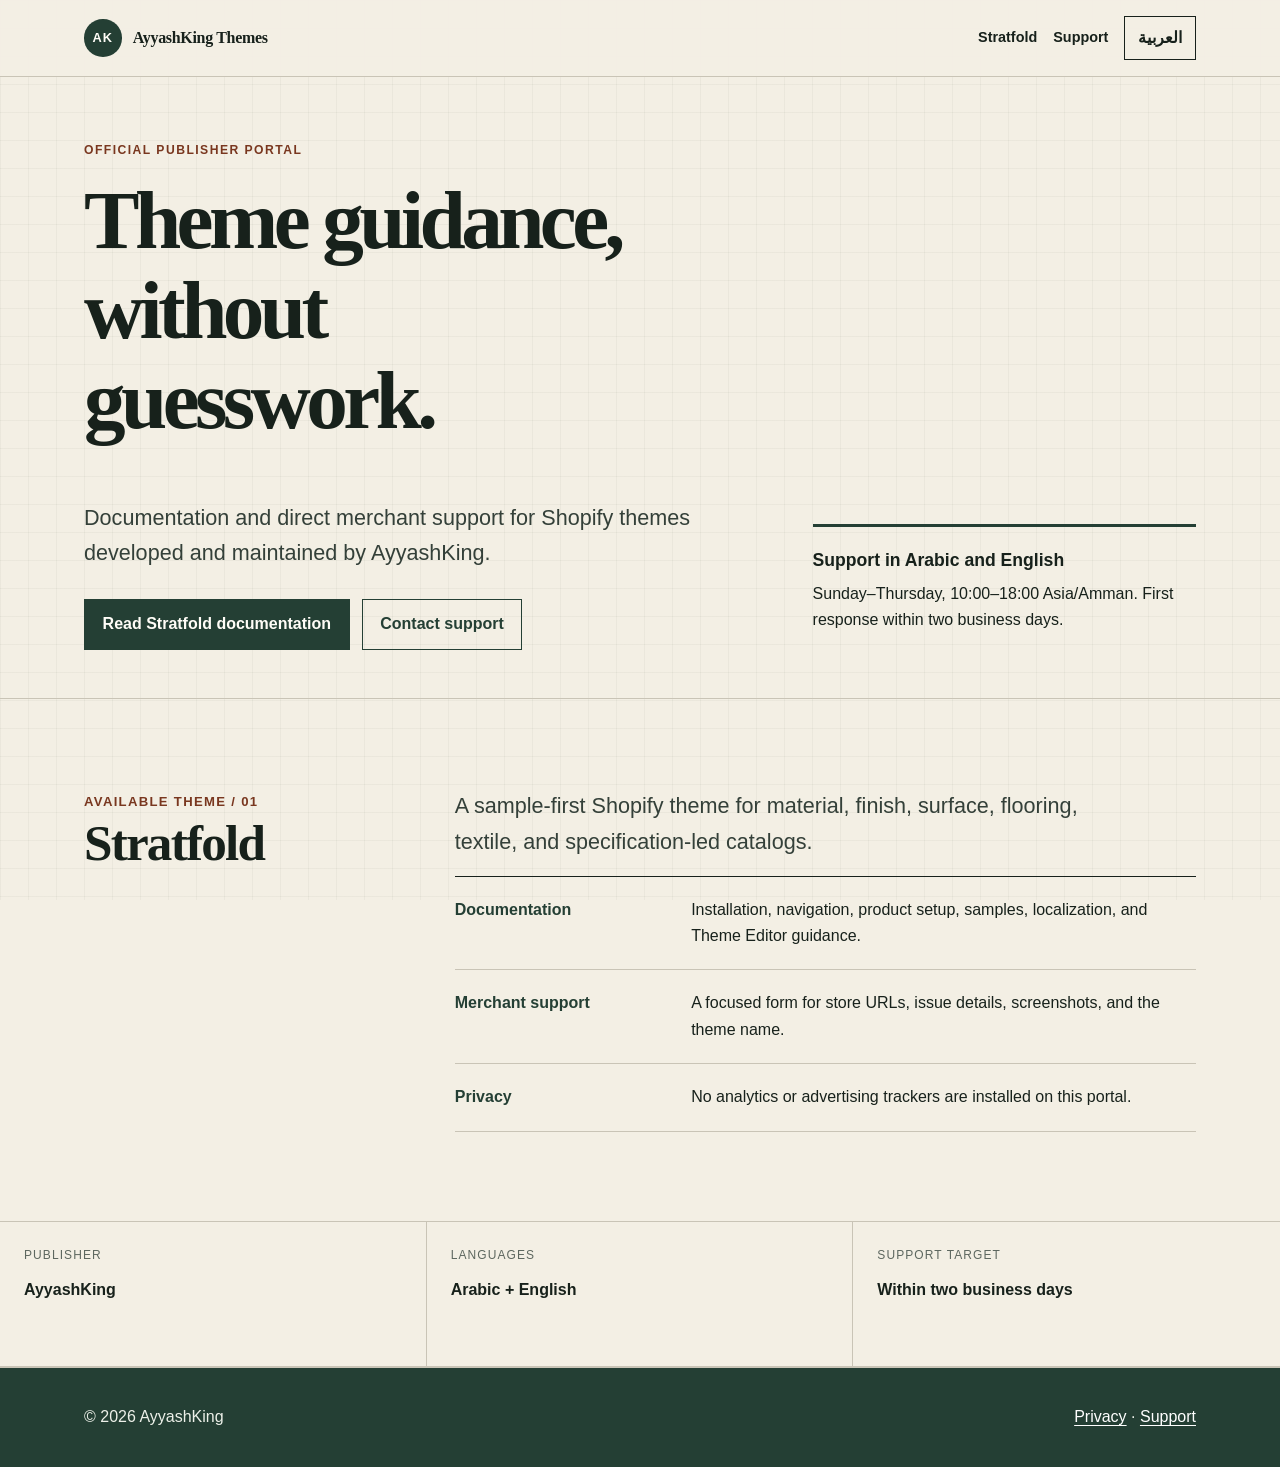
<file: index.html>
<!doctype html>
<html lang="en" dir="ltr" data-title-en="AyyashKing Themes — Documentation and Support" data-title-ar="قوالب AyyashKing — التوثيق والدعم" data-description-en="Official documentation and merchant support for Shopify themes by AyyashKing." data-description-ar="التوثيق الرسمي ودعم التجار لقوالب Shopify من AyyashKing.">
<head>
  <meta charset="utf-8">
  <meta name="viewport" content="width=device-width,initial-scale=1">
  <meta name="description" content="Official documentation and merchant support for Shopify themes by AyyashKing.">
  <title>AyyashKing Themes — Documentation and Support</title>
  <link rel="stylesheet" href="assets/styles.css">
  <script src="assets/app.js" defer></script>
</head>
<body>
  <a class="skip-link" href="#main-content" data-i18n="skip-link">Skip to content</a>
  <header class="site-header">
    <div class="header-inner">
      <a class="brand" href="./"><span class="brand-mark">AK</span><span>AyyashKing Themes</span></a>
      <nav class="site-nav" aria-label="Primary navigation" data-i18n-aria="primary-nav">
        <a href="themes/stratfold/">Stratfold</a>
        <a href="support/" data-i18n="nav-support">Support</a>
        <button class="lang-toggle" type="button" data-language-toggle aria-label="التبديل إلى العربية" aria-pressed="false">العربية</button>
      </nav>
    </div>
  </header>

  <noscript><nav class="no-script-language" aria-label="Language links"><a href="#main-content">English</a><a href="#ar-home">العربية</a></nav><style>[data-lang-panel][hidden]{display:block!important}</style></noscript>
  <main id="main-content" tabindex="-1">
    <div data-lang-panel="en">
      <section class="hero">
        <div>
          <p class="eyebrow">Official publisher portal</p>
          <h1>Theme guidance, without guesswork.</h1>
          <p class="lede">Documentation and direct merchant support for Shopify themes developed and maintained by AyyashKing.</p>
          <div class="actions">
            <a class="button" href="themes/stratfold/">Read Stratfold documentation</a>
            <a class="button secondary" href="support/">Contact support</a>
          </div>
        </div>
        <aside class="hero-note" aria-label="Support commitment">
          <strong>Support in Arabic and English</strong>
          <p>Sunday–Thursday, 10:00–18:00 Asia/Amman. First response within two business days.</p>
        </aside>
      </section>

      <section class="rule-section">
        <div class="section-inner split">
          <div><span class="section-index">Available theme / 01</span><h2>Stratfold</h2></div>
          <div>
            <p class="lede">A sample-first Shopify theme for material, finish, surface, flooring, textile, and specification-led catalogs.</p>
            <ul class="ledger-list">
              <li><strong>Documentation</strong><span>Installation, navigation, product setup, samples, localization, and Theme Editor guidance.</span></li>
              <li><strong>Merchant support</strong><span>A focused form for store URLs, issue details, screenshots, and the theme name.</span></li>
              <li><strong>Privacy</strong><span>No analytics or advertising trackers are installed on this portal.</span></li>
            </ul>
          </div>
        </div>
      </section>

      <section class="meta-strip" aria-label="Publisher facts">
        <div><span class="meta-label">Publisher</span><strong>AyyashKing</strong></div>
        <div><span class="meta-label">Languages</span><strong>Arabic + English</strong></div>
        <div><span class="meta-label">Support target</span><strong>Within two business days</strong></div>
      </section>
    </div>

    <div id="ar-home" data-lang-panel="ar" lang="ar" dir="rtl" hidden>
      <section class="hero">
        <div>
          <p class="eyebrow">بوابة الناشر الرسمية</p>
          <h1>توثيق واضح ودعم مباشر.</h1>
          <p class="lede">التوثيق الرسمي ودعم التجار لقوالب Shopify التي يطوّرها ويديرها AyyashKing.</p>
          <div class="actions">
            <a class="button" href="themes/stratfold/">اقرأ توثيق Stratfold</a>
            <a class="button secondary" href="support/">تواصل مع الدعم</a>
          </div>
        </div>
        <aside class="hero-note" aria-label="التزام الدعم">
          <strong>الدعم بالعربية والإنجليزية</strong>
          <p>من الأحد إلى الخميس، 10:00–18:00 بتوقيت عمّان. نلتزم برد أول خلال يومي عمل.</p>
        </aside>
      </section>

      <section class="rule-section">
        <div class="section-inner split">
          <div><span class="section-index">القالب المتوفر / 01</span><h2>Stratfold</h2></div>
          <div>
            <p class="lede">قالب Shopify يقدّم رحلة تبدأ بالعينات، ومصمم لكتالوجات المواد والتشطيبات والأسطح والأرضيات والمنسوجات والمواصفات الفنية.</p>
            <ul class="ledger-list">
              <li><strong>التوثيق</strong><span>التثبيت والتنقل وإعداد المنتجات والعينات واللغات ومحرر القالب.</span></li>
              <li><strong>دعم التجار</strong><span>نموذج واضح لإرسال رابط المتجر ووصف المشكلة والصور واسم القالب.</span></li>
              <li><strong>الخصوصية</strong><span>لا تحتوي البوابة على أدوات تحليلات أو تتبع إعلاني.</span></li>
            </ul>
          </div>
        </div>
      </section>

      <section class="meta-strip" aria-label="بيانات الناشر">
        <div><span class="meta-label">الناشر</span><strong>AyyashKing</strong></div>
        <div><span class="meta-label">اللغات</span><strong>العربية والإنجليزية</strong></div>
        <div><span class="meta-label">هدف الدعم</span><strong>خلال يومي عمل</strong></div>
      </section>
    </div>
  </main>

  <footer class="site-footer"><div class="footer-inner"><p>© 2026 AyyashKing</p><p><a href="privacy/" data-i18n="nav-privacy">Privacy</a> · <a href="support/" data-i18n="nav-support">Support</a></p></div></footer>
</body>
</html>
</file>
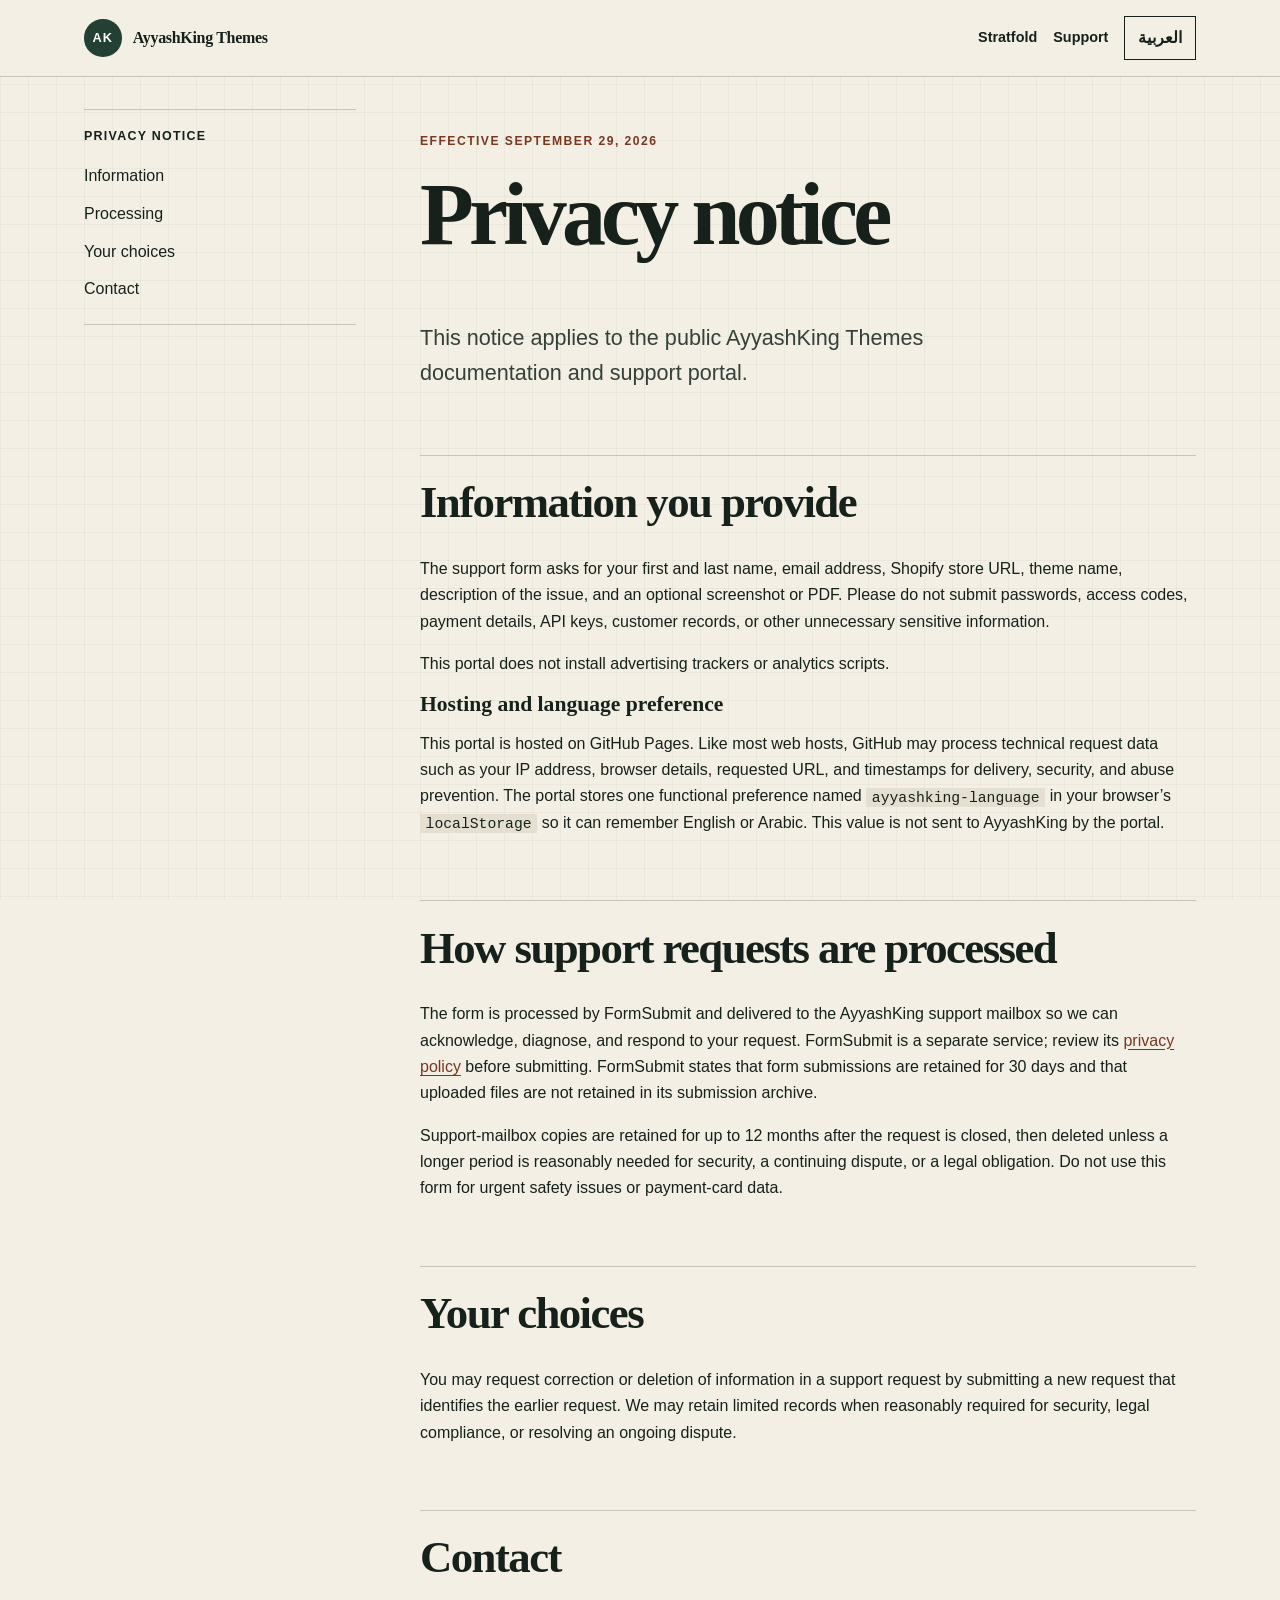
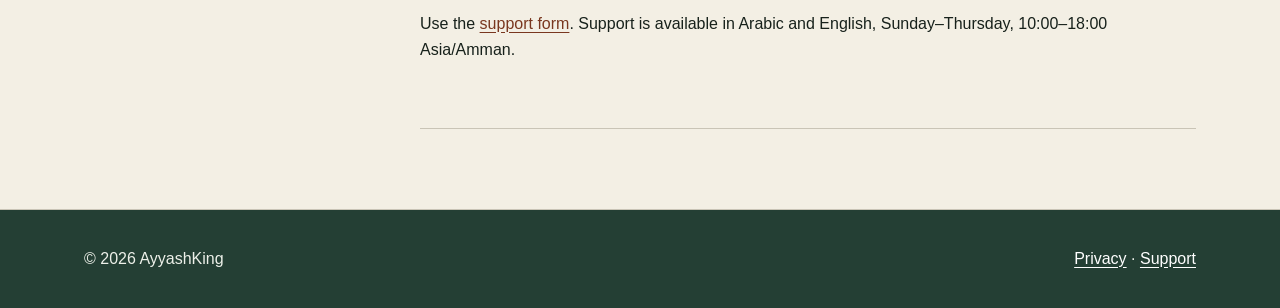
<file: privacy/index.html>
<!doctype html>
<html lang="en" dir="ltr" data-title-en="Privacy Notice — AyyashKing Themes" data-title-ar="إشعار الخصوصية — قوالب AyyashKing" data-description-en="Privacy notice for the AyyashKing Themes documentation and support portal." data-description-ar="إشعار الخصوصية لبوابة توثيق ودعم قوالب AyyashKing.">
<head>
  <meta charset="utf-8"><meta name="viewport" content="width=device-width,initial-scale=1">
  <meta name="description" content="Privacy notice for the AyyashKing Themes documentation and support portal.">
  <title>Privacy Notice — AyyashKing Themes</title>
  <link rel="stylesheet" href="../assets/styles.css"><script src="../assets/app.js" defer></script>
</head>
<body>
  <a class="skip-link" href="#main-content" data-i18n="skip-link">Skip to content</a>
  <header class="site-header"><div class="header-inner"><a class="brand" href="../"><span class="brand-mark">AK</span><span>AyyashKing Themes</span></a><nav class="site-nav" aria-label="Primary navigation" data-i18n-aria="primary-nav"><a href="../themes/stratfold/">Stratfold</a><a href="../support/" data-i18n="nav-support">Support</a><button class="lang-toggle" type="button" data-language-toggle aria-label="التبديل إلى العربية" aria-pressed="false">العربية</button></nav></div></header>
  <noscript><nav class="no-script-language" aria-label="Language links"><a href="#main-content">English</a><a href="#ar-privacy">العربية</a></nav><style>[data-lang-panel][hidden]{display:grid!important}</style></noscript>
  <main id="main-content" tabindex="-1">
    <div data-lang-panel="en" class="docs-shell"><nav class="docs-nav" aria-label="Privacy contents"><p>Privacy notice</p><a href="#information">Information</a><a href="#processing">Processing</a><a href="#choices">Your choices</a><a href="#contact">Contact</a></nav><article class="docs-content">
      <section><p class="eyebrow">Effective September 29, 2026</p><h1>Privacy notice</h1><p class="lede">This notice applies to the public AyyashKing Themes documentation and support portal.</p></section>
      <section id="information"><h2>Information you provide</h2><p>The support form asks for your first and last name, email address, Shopify store URL, theme name, description of the issue, and an optional screenshot or PDF. Please do not submit passwords, access codes, payment details, API keys, customer records, or other unnecessary sensitive information.</p><p>This portal does not install advertising trackers or analytics scripts.</p><h3>Hosting and language preference</h3><p>This portal is hosted on GitHub Pages. Like most web hosts, GitHub may process technical request data such as your IP address, browser details, requested URL, and timestamps for delivery, security, and abuse prevention. The portal stores one functional preference named <code>ayyashking-language</code> in your browser’s <code>localStorage</code> so it can remember English or Arabic. This value is not sent to AyyashKing by the portal.</p></section>
      <section id="processing"><h2>How support requests are processed</h2><p>The form is processed by FormSubmit and delivered to the AyyashKing support mailbox so we can acknowledge, diagnose, and respond to your request. FormSubmit is a separate service; review its <a href="https://formsubmit.co/privacy.pdf">privacy policy</a> before submitting. FormSubmit states that form submissions are retained for 30 days and that uploaded files are not retained in its submission archive.</p><p>Support-mailbox copies are retained for up to 12 months after the request is closed, then deleted unless a longer period is reasonably needed for security, a continuing dispute, or a legal obligation. Do not use this form for urgent safety issues or payment-card data.</p></section>
      <section id="choices"><h2>Your choices</h2><p>You may request correction or deletion of information in a support request by submitting a new request that identifies the earlier request. We may retain limited records when reasonably required for security, legal compliance, or resolving an ongoing dispute.</p></section>
      <section id="contact"><h2>Contact</h2><p>Use the <a href="../support/">support form</a>. Support is available in Arabic and English, Sunday–Thursday, 10:00–18:00 Asia/Amman.</p></section>
    </article></div>

    <div id="ar-privacy" data-lang-panel="ar" lang="ar" dir="rtl" class="docs-shell" hidden><nav class="docs-nav" aria-label="محتويات الخصوصية"><p>إشعار الخصوصية</p><a href="#ar-information">المعلومات</a><a href="#ar-processing">المعالجة</a><a href="#ar-choices">خياراتك</a><a href="#ar-contact">التواصل</a></nav><article class="docs-content">
      <section><p class="eyebrow">ساري من 29 سبتمبر 2026</p><h1>إشعار الخصوصية</h1><p class="lede">ينطبق هذا الإشعار على بوابة توثيق ودعم قوالب AyyashKing العامة.</p></section>
      <section id="ar-information"><h2>المعلومات التي ترسلها</h2><p>يطلب نموذج الدعم الاسم الأول واسم العائلة والبريد الإلكتروني ورابط متجر Shopify واسم القالب ووصف المشكلة وصورة شاشة أو ملف PDF اختياري. لا ترسل كلمات مرور أو رموز وصول أو معلومات دفع أو مفاتيح API أو سجلات عملاء أو أي معلومات حساسة غير ضرورية.</p><p>لا تثبّت هذه البوابة أدوات تتبع إعلانية أو برمجيات تحليلات.</p><h3>الاستضافة وتفضيل اللغة</h3><p>تستضاف هذه البوابة عبر GitHub Pages. ومثل معظم خدمات استضافة الويب، قد تعالج GitHub بيانات تقنية للطلب مثل عنوان IP ونوع المتصفح والرابط المطلوب والتوقيت لأغراض تقديم الخدمة والأمان ومنع الإساءة. تحفظ البوابة تفضيلًا وظيفيًا واحدًا باسم <code>ayyashking-language</code> داخل <code>localStorage</code> في متصفحك لتذكر العربية أو الإنجليزية، ولا ترسله البوابة إلى AyyashKing.</p></section>
      <section id="ar-processing"><h2>كيف تتم معالجة طلب الدعم</h2><p>يعالج FormSubmit النموذج ويرسله إلى صندوق دعم AyyashKing حتى نؤكد الاستلام ونشخّص المشكلة ونرد عليها. FormSubmit خدمة مستقلة؛ راجع <a href="https://formsubmit.co/privacy.pdf">سياسة الخصوصية الخاصة بها</a> قبل الإرسال. يذكر FormSubmit أنه يحتفظ بطلبات النماذج لمدة 30 يومًا، وأن الملفات المرفوعة لا تبقى في أرشيف الطلبات لديه.</p><p>نحتفظ بنسخة صندوق الدعم مدة تصل إلى 12 شهرًا بعد إغلاق الطلب، ثم نحذفها ما لم نحتج مدة أطول بشكل معقول للأمان أو لنزاع مستمر أو لالتزام قانوني. لا تستخدم النموذج لمشاكل سلامة عاجلة أو لإرسال بيانات بطاقات الدفع.</p></section>
      <section id="ar-choices"><h2>خياراتك</h2><p>تستطيع طلب تصحيح أو حذف معلومات طلب دعم عبر إرسال طلب جديد يحدد الطلب السابق. قد نحتفظ بسجلات محدودة إذا كانت مطلوبة بشكل معقول للأمان أو الالتزام القانوني أو حل نزاع قائم.</p></section>
      <section id="ar-contact"><h2>التواصل</h2><p>استخدم <a href="../support/">نموذج الدعم</a>. الدعم متاح بالعربية والإنجليزية من الأحد إلى الخميس، 10:00–18:00 بتوقيت عمّان.</p></section>
    </article></div>
  </main>
  <footer class="site-footer"><div class="footer-inner"><p>© 2026 AyyashKing</p><p><a href="../privacy/" data-i18n="nav-privacy">Privacy</a> · <a href="../support/" data-i18n="nav-support">Support</a></p></div></footer>
</body>
</html>
</file>
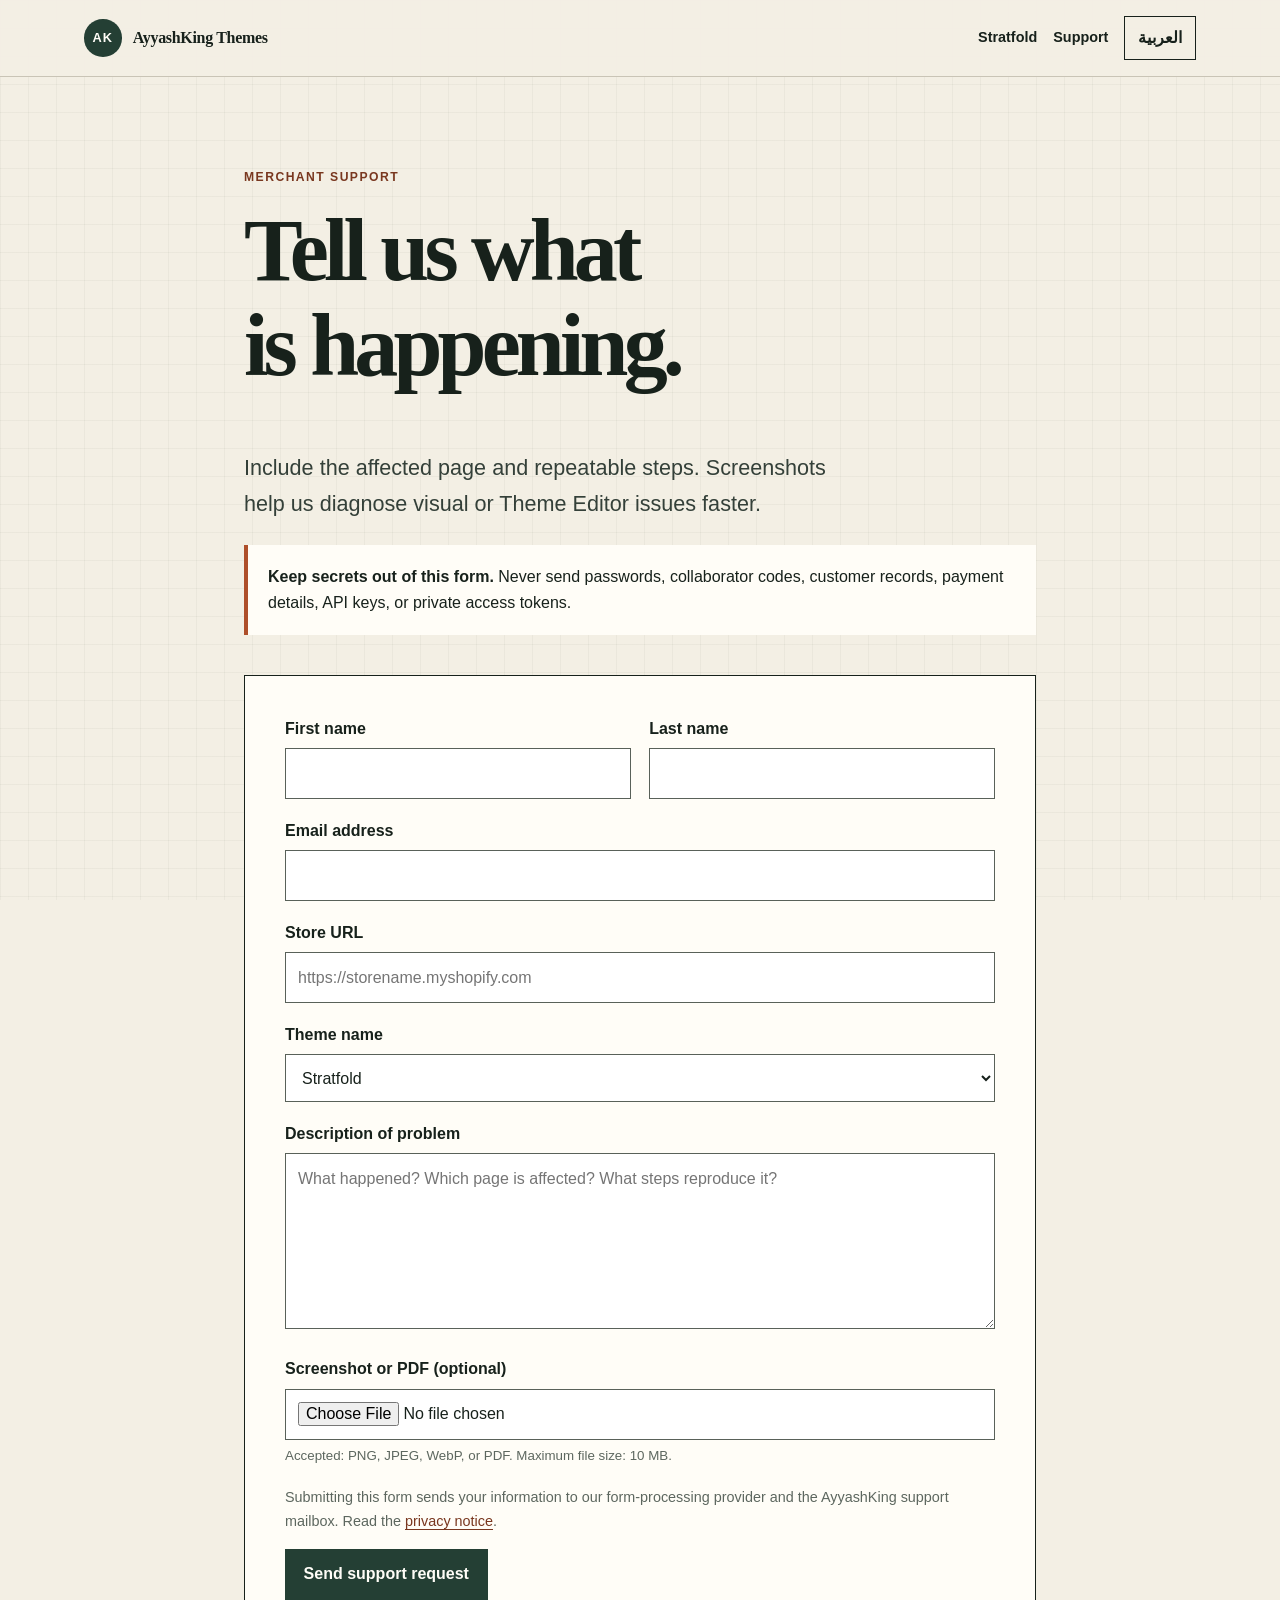
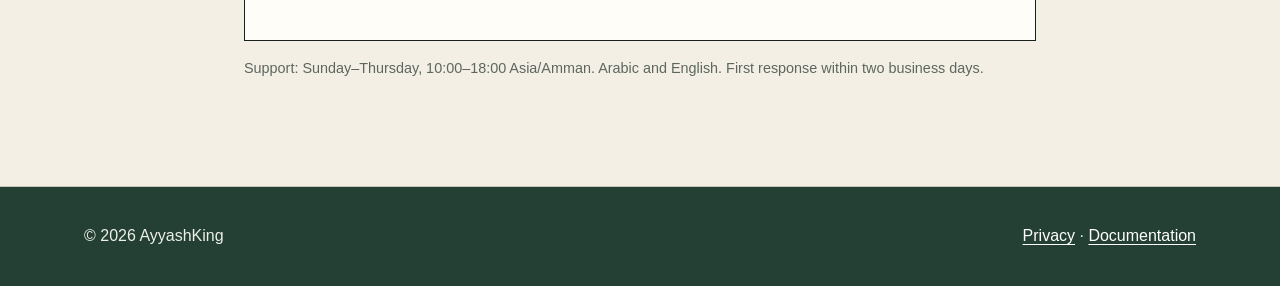
<file: support/index.html>
<!doctype html>
<html lang="en" dir="ltr" data-title-en="Merchant Support — AyyashKing Themes" data-title-ar="دعم التجار — قوالب AyyashKing" data-description-en="Contact AyyashKing for support with Stratfold and other AyyashKing Shopify themes." data-description-ar="تواصل مع AyyashKing لدعم Stratfold وقوالب Shopify الأخرى من AyyashKing.">
<head>
  <meta charset="utf-8"><meta name="viewport" content="width=device-width,initial-scale=1">
  <meta name="description" content="Contact AyyashKing for support with Stratfold and other AyyashKing Shopify themes.">
  <title>Merchant Support — AyyashKing Themes</title>
  <link rel="stylesheet" href="../assets/styles.css"><script src="../assets/app.js" defer></script>
</head>
<body>
  <a class="skip-link" href="#main-content" data-i18n="skip-link">Skip to content</a>
  <header class="site-header"><div class="header-inner"><a class="brand" href="../"><span class="brand-mark">AK</span><span>AyyashKing Themes</span></a><nav class="site-nav" aria-label="Primary navigation" data-i18n-aria="primary-nav"><a href="../themes/stratfold/">Stratfold</a><a href="./" aria-current="page" data-i18n="nav-support">Support</a><button class="lang-toggle" type="button" data-language-toggle aria-label="التبديل إلى العربية" aria-pressed="false">العربية</button></nav></div></header>
  <noscript><nav class="no-script-language" aria-label="Language links"><a href="#main-content">English</a><a href="#ar-support-content">العربية</a></nav><style>[data-lang-panel][hidden]{display:block!important}</style></noscript>
  <main id="main-content" tabindex="-1" class="form-shell">
    <div data-lang-panel="en">
      <p class="eyebrow">Merchant support</p><h1>Tell us what is happening.</h1><p class="lede">Include the affected page and repeatable steps. Screenshots help us diagnose visual or Theme Editor issues faster.</p>
      <div class="note"><strong>Keep secrets out of this form.</strong> Never send passwords, collaborator codes, customer records, payment details, API keys, or private access tokens.</div>
      <form class="support-form" action="https://formsubmit.co/mahmoud.ayyash09@gmail.com" method="POST" enctype="multipart/form-data">
        <input type="hidden" name="_subject" value="AyyashKing Themes support request">
        <input type="hidden" name="_autoresponse" value="We received your AyyashKing Themes support request. We respond within two business days, Sunday–Thursday, 10:00–18:00 Asia/Amman. Please do not reply with passwords, collaborator codes, customer records, payment details, API keys, or private access tokens.">
        <input type="hidden" name="_next" value="https://mahayytest4.github.io/ayyashking-themes/support/thanks.html">
        <input type="text" name="_honey" class="honey" tabindex="-1" autocomplete="off" aria-hidden="true">
        <div class="field-grid"><div class="field"><label for="first-name">First name</label><input id="first-name" name="first_name" autocomplete="given-name" required></div><div class="field"><label for="last-name">Last name</label><input id="last-name" name="last_name" autocomplete="family-name" required></div></div>
        <div class="field"><label for="email">Email address</label><input id="email" name="email" type="email" autocomplete="email" required></div>
        <div class="field"><label for="store-url">Store URL</label><input id="store-url" name="store_url" type="url" inputmode="url" placeholder="https://storename.myshopify.com" required></div>
        <div class="field"><label for="theme-name">Theme name</label><select id="theme-name" name="theme_name" required><option value="Stratfold">Stratfold</option><option value="Other AyyashKing theme">Other AyyashKing theme</option></select></div>
        <div class="field"><label for="description">Description of problem</label><textarea id="description" name="description" required placeholder="What happened? Which page is affected? What steps reproduce it?"></textarea></div>
        <div class="field"><label for="attachment">Screenshot or PDF (optional)</label><input id="attachment" name="attachment" type="file" accept="image/png,image/jpeg,image/webp,application/pdf" data-max-bytes="10485760" aria-describedby="attachment-help attachment-error"><small id="attachment-help">Accepted: PNG, JPEG, WebP, or PDF. Maximum file size: 10 MB.</small><p id="attachment-error" class="form-error" role="alert" data-error-en="The selected file is larger than 10 MB. Choose a smaller file." data-error-ar="الملف المحدد أكبر من 10 ميجابايت. اختر ملفًا أصغر." hidden></p></div>
        <p class="form-meta">Submitting this form sends your information to our form-processing provider and the AyyashKing support mailbox. Read the <a href="../privacy/">privacy notice</a>.</p>
        <button class="button" type="submit">Send support request</button>
      </form>
      <p class="form-meta">Support: Sunday–Thursday, 10:00–18:00 Asia/Amman. Arabic and English. First response within two business days.</p>
    </div>

    <div id="ar-support-content" data-lang-panel="ar" lang="ar" dir="rtl" hidden>
      <p class="eyebrow">دعم التجار</p><h1>صِف المشكلة التي تواجهها.</h1><p class="lede">اذكر الصفحة المتأثرة وخطوات تكرار المشكلة. تساعد صورة الشاشة في تشخيص مشاكل العرض أو محرر القالب بسرعة.</p>
      <div class="note"><strong>لا ترسل أسرارًا.</strong> لا ترسل كلمات مرور أو رموز تعاون أو بيانات عملاء أو معلومات دفع أو مفاتيح API أو رموز وصول خاصة.</div>
      <form class="support-form" action="https://formsubmit.co/mahmoud.ayyash09@gmail.com" method="POST" enctype="multipart/form-data">
        <input type="hidden" name="_subject" value="AyyashKing Themes support request">
        <input type="hidden" name="_autoresponse" value="تم استلام طلب دعم قوالب AyyashKing. نلتزم برد أول خلال يومي عمل، من الأحد إلى الخميس، 10:00–18:00 بتوقيت عمّان. لا ترسل كلمات مرور أو رموز تعاون أو بيانات عملاء أو معلومات دفع أو مفاتيح API أو رموز وصول خاصة.">
        <input type="hidden" name="_next" value="https://mahayytest4.github.io/ayyashking-themes/support/thanks.html">
        <input type="text" name="_honey" class="honey" tabindex="-1" autocomplete="off" aria-hidden="true">
        <div class="field-grid"><div class="field"><label for="ar-first-name">الاسم الأول</label><input id="ar-first-name" name="first_name" autocomplete="given-name" required></div><div class="field"><label for="ar-last-name">اسم العائلة</label><input id="ar-last-name" name="last_name" autocomplete="family-name" required></div></div>
        <div class="field"><label for="ar-email">البريد الإلكتروني</label><input id="ar-email" name="email" type="email" autocomplete="email" required></div>
        <div class="field"><label for="ar-store-url">رابط المتجر</label><input id="ar-store-url" name="store_url" type="url" inputmode="url" placeholder="https://storename.myshopify.com" required></div>
        <div class="field"><label for="ar-theme-name">اسم القالب</label><select id="ar-theme-name" name="theme_name" required><option value="Stratfold">Stratfold</option><option value="Other AyyashKing theme">قالب آخر من AyyashKing</option></select></div>
        <div class="field"><label for="ar-description">وصف المشكلة</label><textarea id="ar-description" name="description" required placeholder="ماذا حدث؟ ما الصفحة المتأثرة؟ وما خطوات تكرار المشكلة؟"></textarea></div>
        <div class="field"><label for="ar-attachment">صورة شاشة أو PDF (اختياري)</label><input id="ar-attachment" name="attachment" type="file" accept="image/png,image/jpeg,image/webp,application/pdf" data-max-bytes="10485760" aria-describedby="ar-attachment-help ar-attachment-error"><small id="ar-attachment-help">المسموح: PNG أو JPEG أو WebP أو PDF. الحد الأقصى لحجم الملف 10 ميجابايت.</small><p id="ar-attachment-error" class="form-error" role="alert" data-error-en="The selected file is larger than 10 MB. Choose a smaller file." data-error-ar="الملف المحدد أكبر من 10 ميجابايت. اختر ملفًا أصغر." hidden></p></div>
        <p class="form-meta">عند إرسال النموذج تُرسل معلوماتك إلى مزود معالجة النموذج وصندوق دعم AyyashKing. اقرأ <a href="../privacy/">إشعار الخصوصية</a>.</p>
        <button class="button" type="submit">أرسل طلب الدعم</button>
      </form>
      <p class="form-meta">الدعم: الأحد–الخميس، 10:00–18:00 بتوقيت عمّان، بالعربية والإنجليزية. نلتزم برد أول خلال يومي عمل.</p>
    </div>
  </main>
  <footer class="site-footer"><div class="footer-inner"><p>© 2026 AyyashKing</p><p><a href="../privacy/" data-i18n="nav-privacy">Privacy</a> · <a href="../themes/stratfold/" data-i18n="nav-documentation">Documentation</a></p></div></footer>
</body>
</html>
</file>
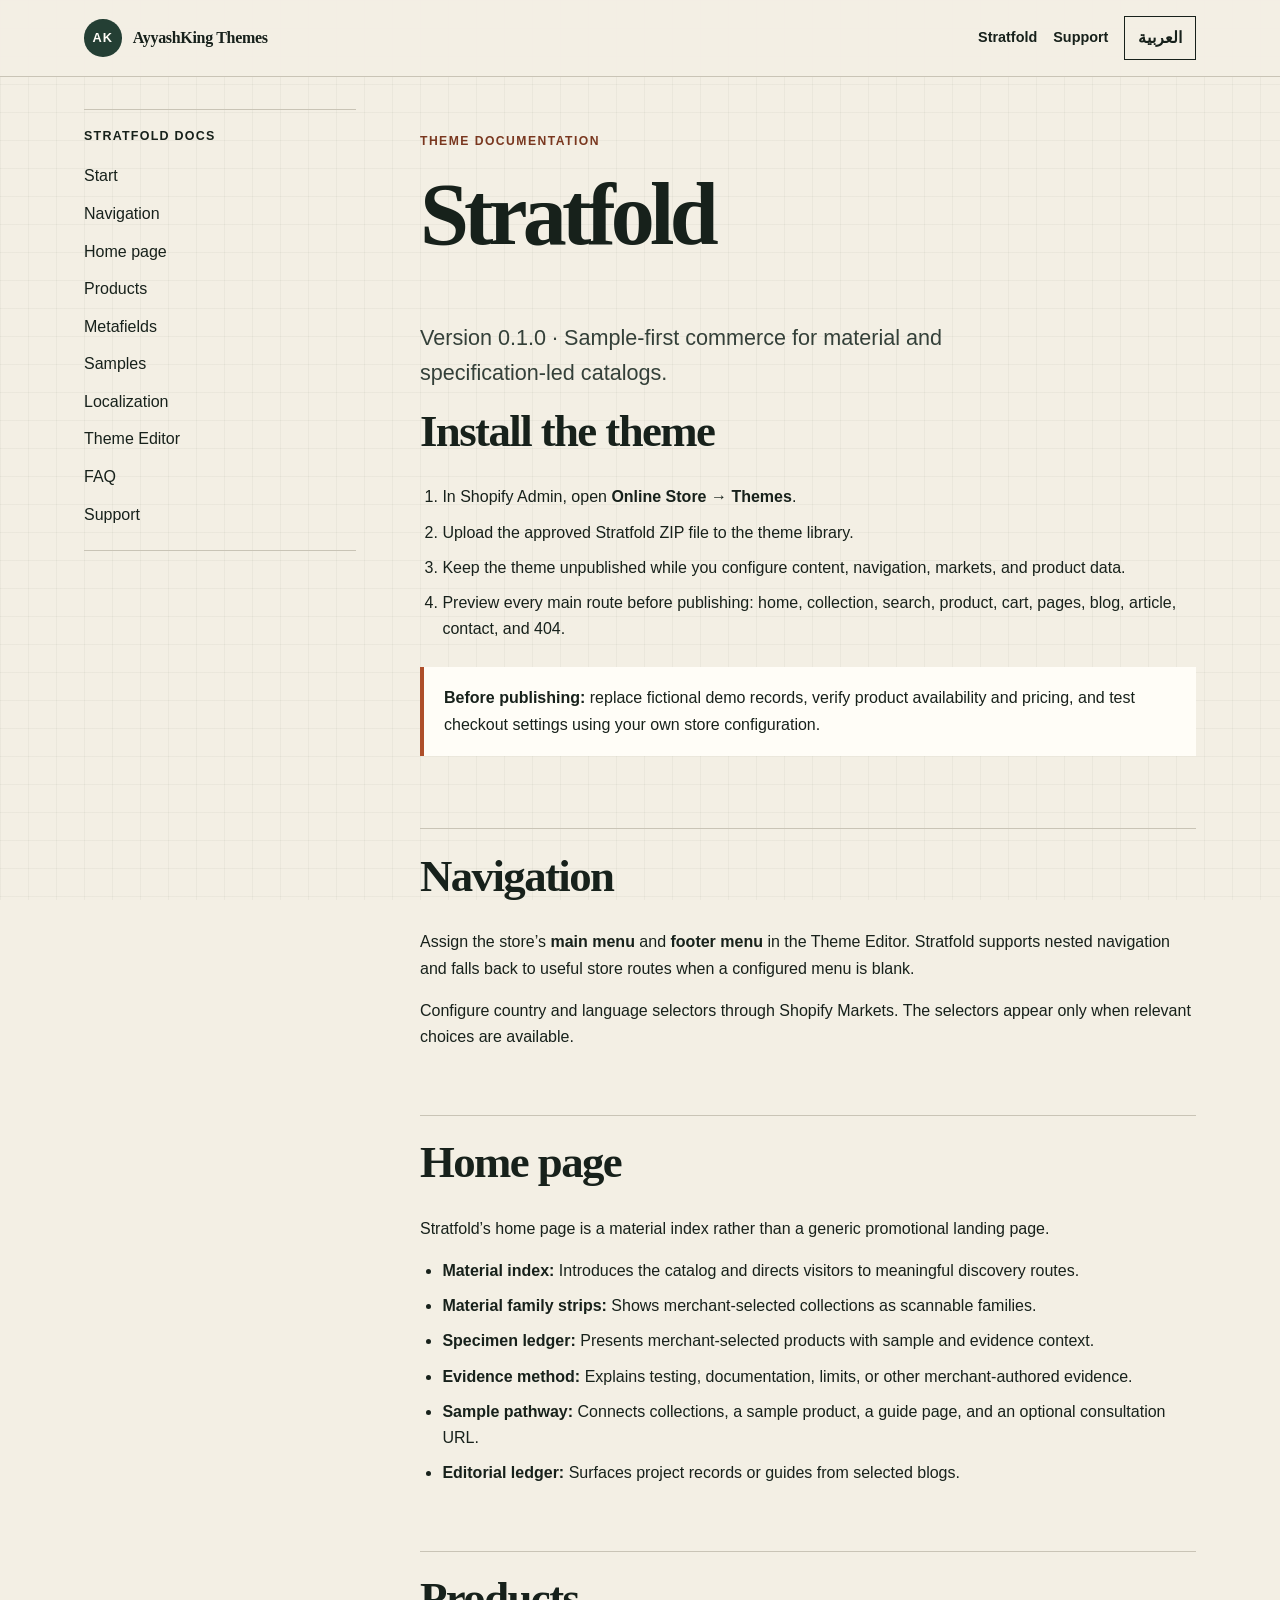
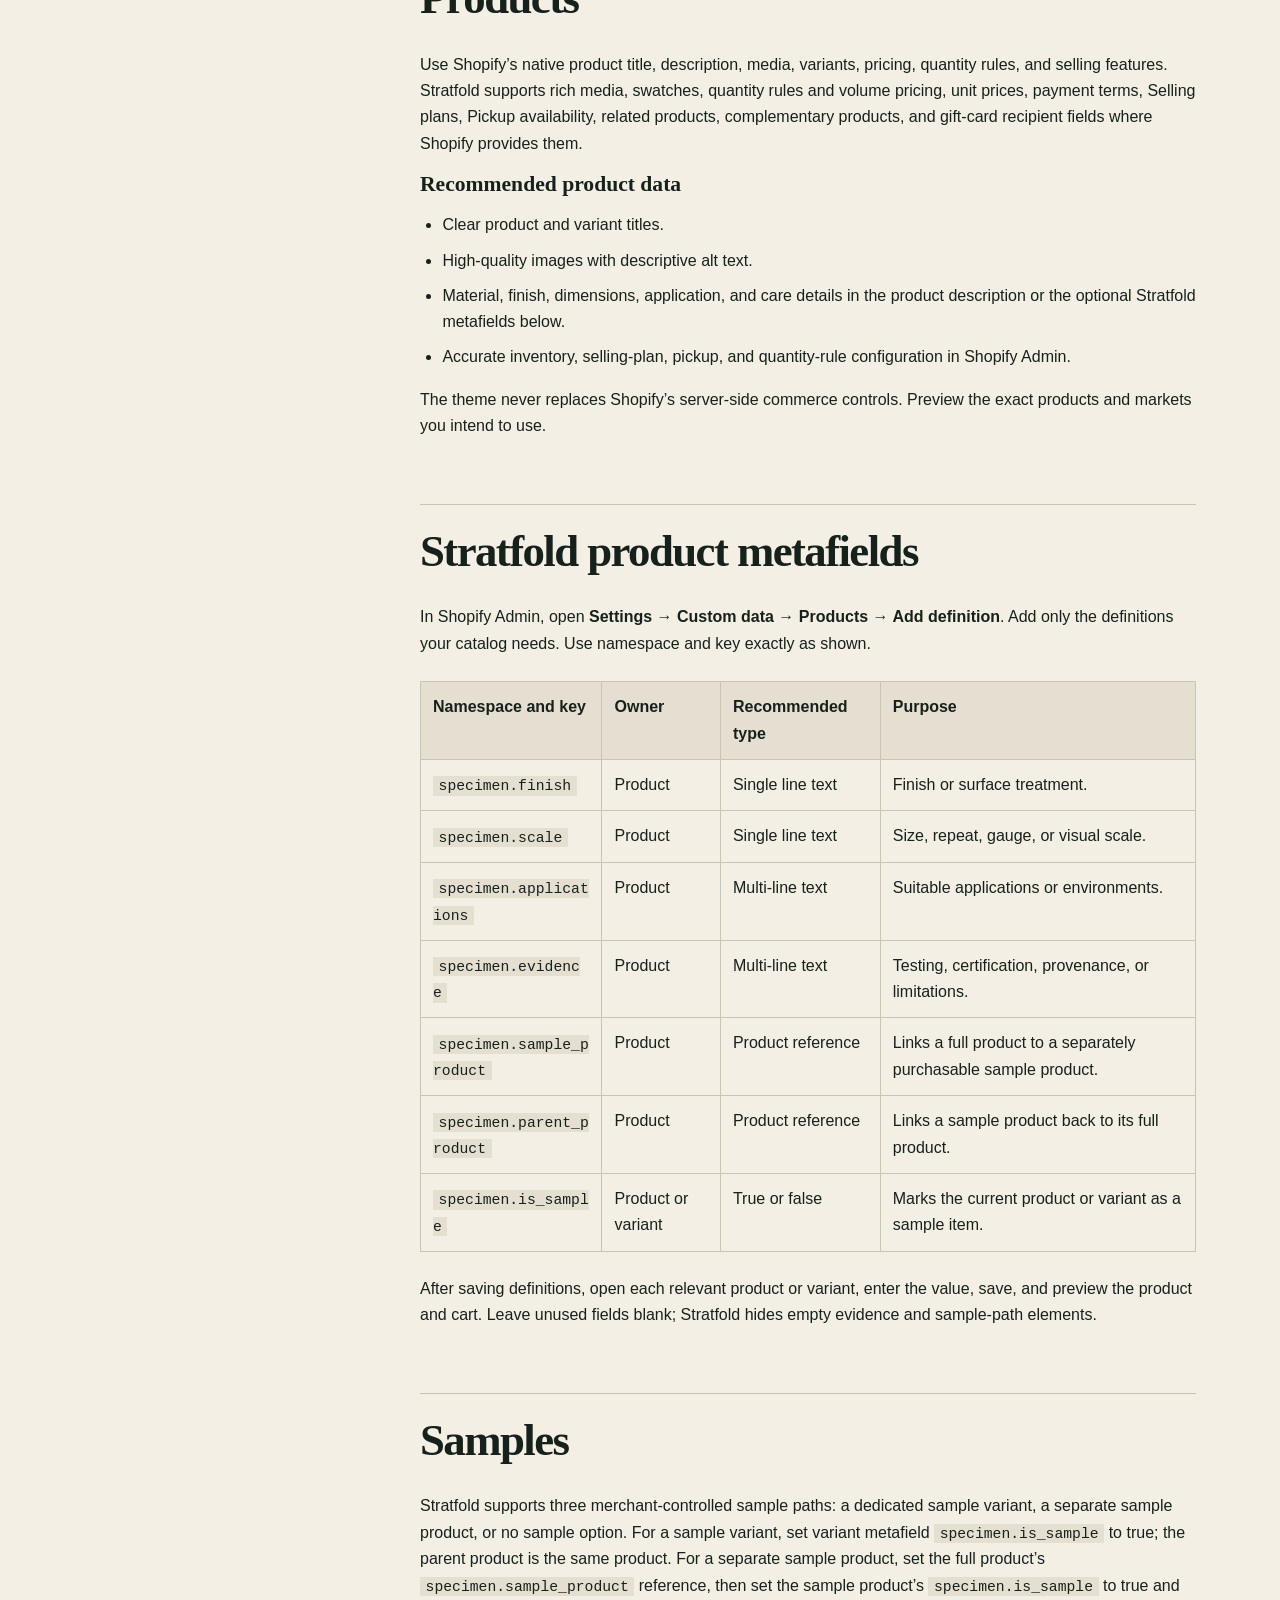
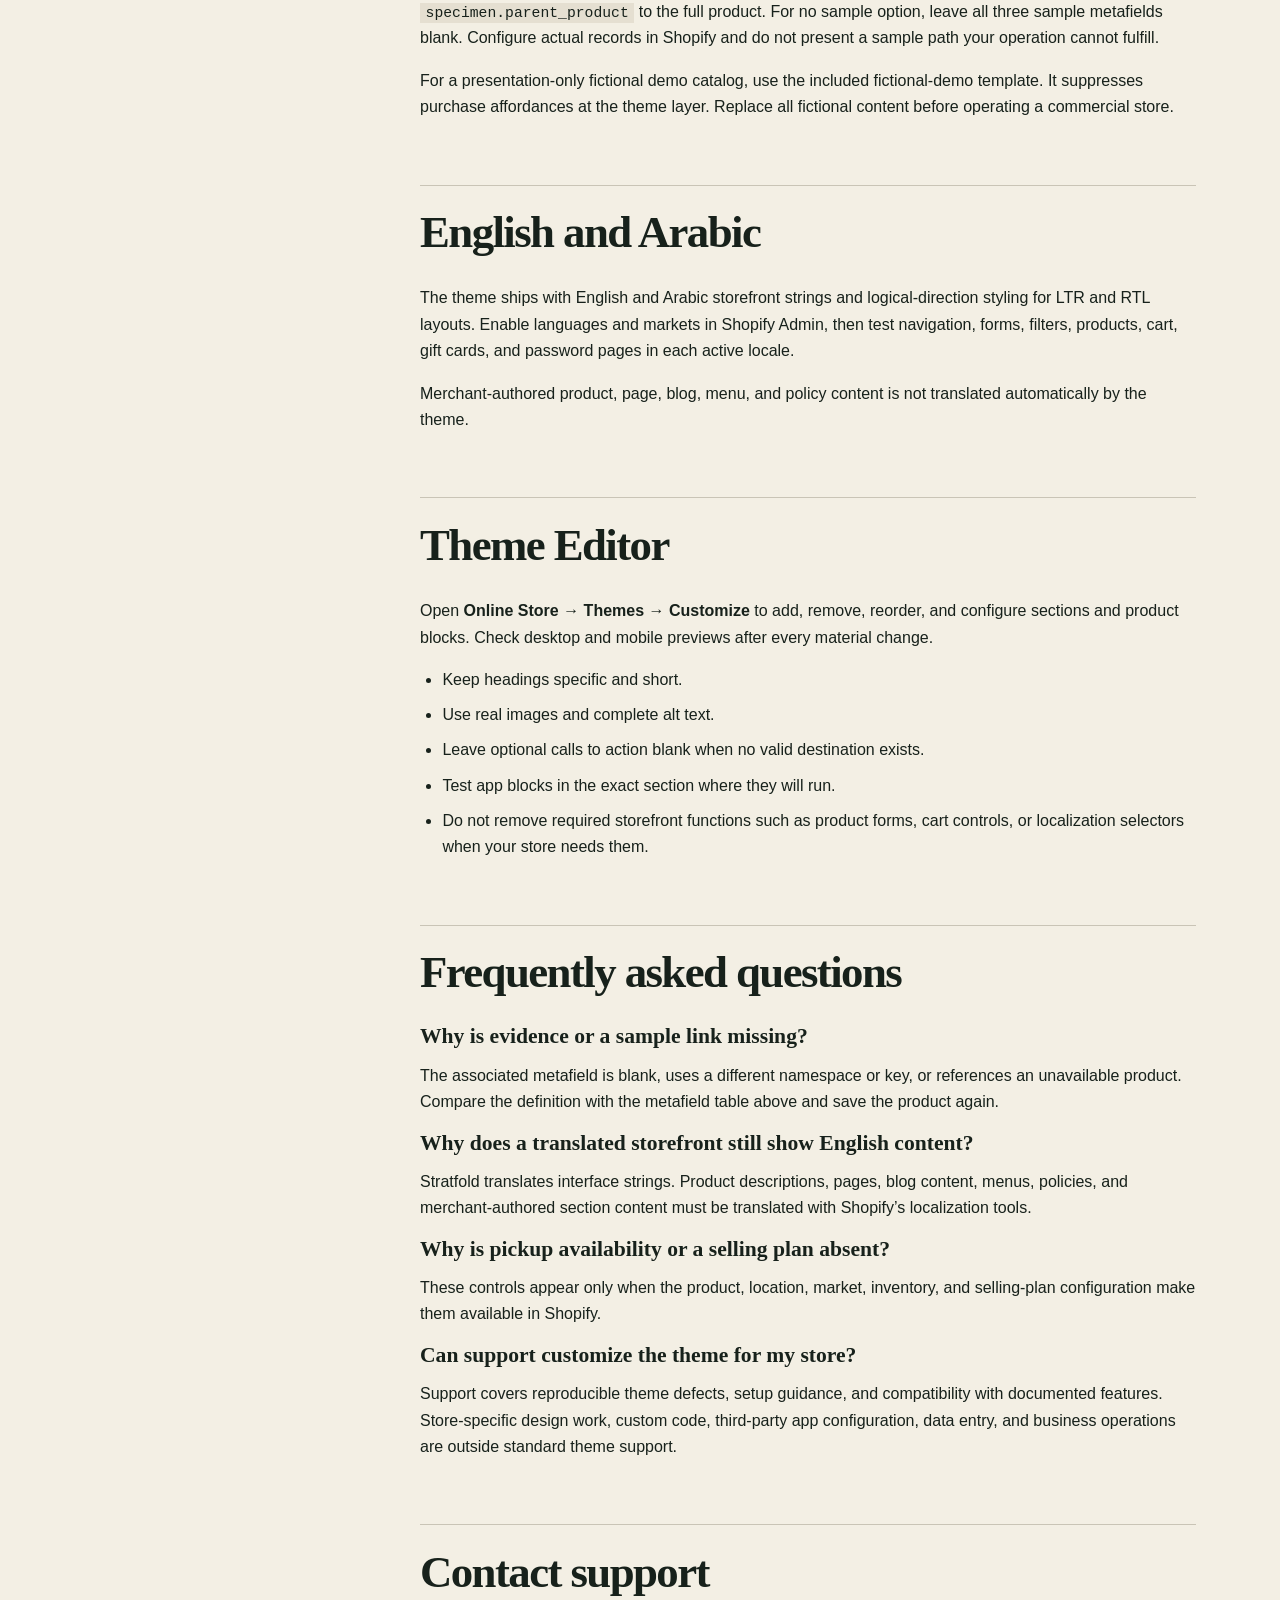
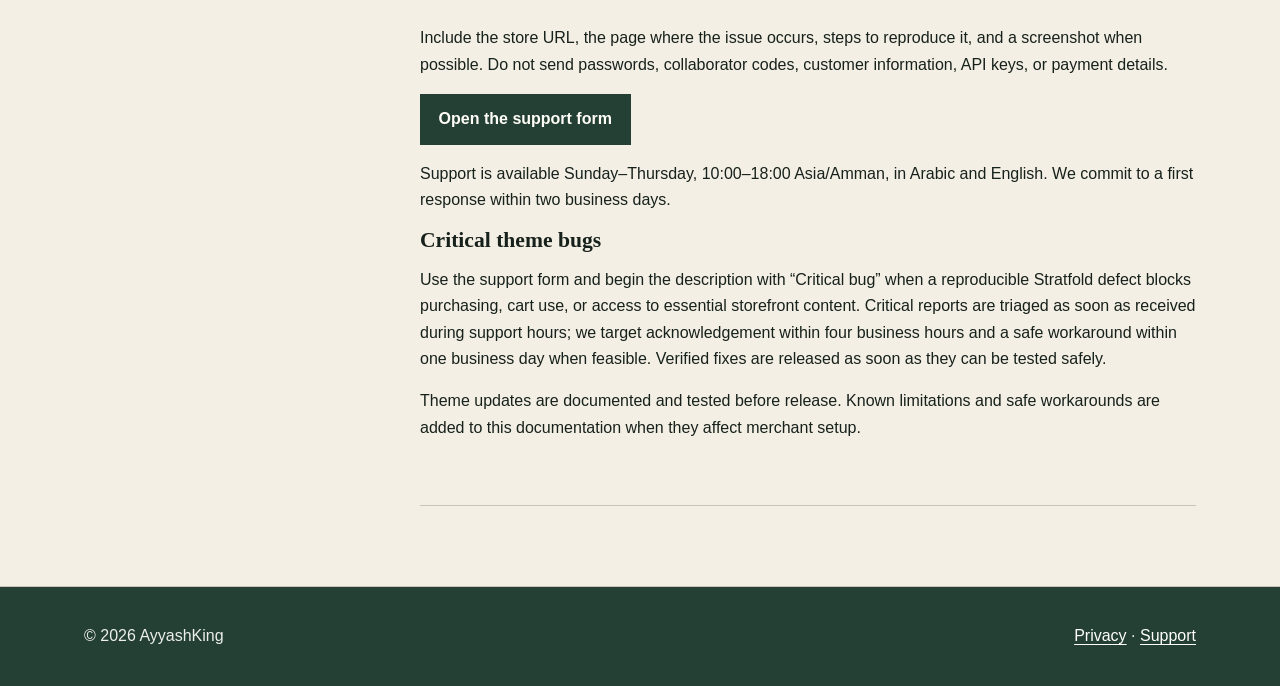
<file: themes/stratfold/index.html>
<!doctype html>
<html lang="en" dir="ltr" data-title-en="Stratfold Documentation — AyyashKing Themes" data-title-ar="توثيق Stratfold — قوالب AyyashKing" data-description-en="Official Stratfold theme documentation by AyyashKing." data-description-ar="التوثيق الرسمي لقالب Stratfold من AyyashKing.">
<head>
  <meta charset="utf-8">
  <meta name="viewport" content="width=device-width,initial-scale=1">
  <meta name="description" content="Official Stratfold theme documentation by AyyashKing.">
  <title>Stratfold Documentation — AyyashKing Themes</title>
  <link rel="stylesheet" href="../../assets/styles.css">
  <script src="../../assets/app.js" defer></script>
</head>
<body>
  <a class="skip-link" href="#main-content" data-i18n="skip-link">Skip to content</a>
  <header class="site-header"><div class="header-inner">
    <a class="brand" href="../../"><span class="brand-mark">AK</span><span>AyyashKing Themes</span></a>
    <nav class="site-nav" aria-label="Primary navigation" data-i18n-aria="primary-nav"><a href="./" aria-current="page">Stratfold</a><a href="../../support/" data-i18n="nav-support">Support</a><button class="lang-toggle" type="button" data-language-toggle aria-label="التبديل إلى العربية" aria-pressed="false">العربية</button></nav>
  </div></header>

  <noscript><nav class="no-script-language" aria-label="Language links"><a href="#main-content">English</a><a href="#ar-start">العربية</a></nav><style>[data-lang-panel][hidden]{display:grid!important}</style></noscript>
  <main id="main-content" tabindex="-1">
    <div data-lang-panel="en" class="docs-shell">
      <nav class="docs-nav" aria-label="Documentation contents">
        <p>Stratfold docs</p>
        <a href="#start">Start</a><a href="#navigation">Navigation</a><a href="#home">Home page</a><a href="#products">Products</a><a href="#metafields">Metafields</a><a href="#samples">Samples</a><a href="#localization">Localization</a><a href="#editor">Theme Editor</a><a href="#faq">FAQ</a><a href="#support">Support</a>
      </nav>
      <article class="docs-content">
        <section id="start"><p class="eyebrow">Theme documentation</p><h1>Stratfold</h1><p class="lede">Version 0.1.0 · Sample-first commerce for material and specification-led catalogs.</p><h2>Install the theme</h2><ol><li>In Shopify Admin, open <strong>Online Store → Themes</strong>.</li><li>Upload the approved Stratfold ZIP file to the theme library.</li><li>Keep the theme unpublished while you configure content, navigation, markets, and product data.</li><li>Preview every main route before publishing: home, collection, search, product, cart, pages, blog, article, contact, and 404.</li></ol><div class="note"><strong>Before publishing:</strong> replace fictional demo records, verify product availability and pricing, and test checkout settings using your own store configuration.</div></section>
        <section id="navigation"><h2>Navigation</h2><p>Assign the store’s <strong>main menu</strong> and <strong>footer menu</strong> in the Theme Editor. Stratfold supports nested navigation and falls back to useful store routes when a configured menu is blank.</p><p>Configure country and language selectors through Shopify Markets. The selectors appear only when relevant choices are available.</p></section>
        <section id="home"><h2>Home page</h2><p>Stratfold’s home page is a material index rather than a generic promotional landing page.</p><ul><li><strong>Material index:</strong> Introduces the catalog and directs visitors to meaningful discovery routes.</li><li><strong>Material family strips:</strong> Shows merchant-selected collections as scannable families.</li><li><strong>Specimen ledger:</strong> Presents merchant-selected products with sample and evidence context.</li><li><strong>Evidence method:</strong> Explains testing, documentation, limits, or other merchant-authored evidence.</li><li><strong>Sample pathway:</strong> Connects collections, a sample product, a guide page, and an optional consultation URL.</li><li><strong>Editorial ledger:</strong> Surfaces project records or guides from selected blogs.</li></ul></section>
        <section id="products"><h2>Products</h2><p>Use Shopify’s native product title, description, media, variants, pricing, quantity rules, and selling features. Stratfold supports rich media, swatches, quantity rules and volume pricing, unit prices, payment terms, Selling plans, Pickup availability, related products, complementary products, and gift-card recipient fields where Shopify provides them.</p><h3>Recommended product data</h3><ul><li>Clear product and variant titles.</li><li>High-quality images with descriptive alt text.</li><li>Material, finish, dimensions, application, and care details in the product description or the optional Stratfold metafields below.</li><li>Accurate inventory, selling-plan, pickup, and quantity-rule configuration in Shopify Admin.</li></ul><p>The theme never replaces Shopify’s server-side commerce controls. Preview the exact products and markets you intend to use.</p></section>
        <section id="metafields"><h2>Stratfold product metafields</h2><p>In Shopify Admin, open <strong>Settings → Custom data → Products → Add definition</strong>. Add only the definitions your catalog needs. Use namespace and key exactly as shown.</p><div class="table-wrap" tabindex="0" aria-label="Stratfold product metafield definitions"><table><thead><tr><th>Namespace and key</th><th>Owner</th><th>Recommended type</th><th>Purpose</th></tr></thead><tbody><tr><td><code>specimen.finish</code></td><td>Product</td><td>Single line text</td><td>Finish or surface treatment.</td></tr><tr><td><code>specimen.scale</code></td><td>Product</td><td>Single line text</td><td>Size, repeat, gauge, or visual scale.</td></tr><tr><td><code>specimen.applications</code></td><td>Product</td><td>Multi-line text</td><td>Suitable applications or environments.</td></tr><tr><td><code>specimen.evidence</code></td><td>Product</td><td>Multi-line text</td><td>Testing, certification, provenance, or limitations.</td></tr><tr><td><code>specimen.sample_product</code></td><td>Product</td><td>Product reference</td><td>Links a full product to a separately purchasable sample product.</td></tr><tr><td><code>specimen.parent_product</code></td><td>Product</td><td>Product reference</td><td>Links a sample product back to its full product.</td></tr><tr><td><code>specimen.is_sample</code></td><td>Product or variant</td><td>True or false</td><td>Marks the current product or variant as a sample item.</td></tr></tbody></table></div><p>After saving definitions, open each relevant product or variant, enter the value, save, and preview the product and cart. Leave unused fields blank; Stratfold hides empty evidence and sample-path elements.</p></section>
        <section id="samples"><h2>Samples</h2><p>Stratfold supports three merchant-controlled sample paths: a dedicated sample variant, a separate sample product, or no sample option. For a sample variant, set variant metafield <code>specimen.is_sample</code> to true; the parent product is the same product. For a separate sample product, set the full product’s <code>specimen.sample_product</code> reference, then set the sample product’s <code>specimen.is_sample</code> to true and <code>specimen.parent_product</code> to the full product. For no sample option, leave all three sample metafields blank. Configure actual records in Shopify and do not present a sample path your operation cannot fulfill.</p><p>For a presentation-only fictional demo catalog, use the included fictional-demo template. It suppresses purchase affordances at the theme layer. Replace all fictional content before operating a commercial store.</p></section>
        <section id="localization"><h2>English and Arabic</h2><p>The theme ships with English and Arabic storefront strings and logical-direction styling for LTR and RTL layouts. Enable languages and markets in Shopify Admin, then test navigation, forms, filters, products, cart, gift cards, and password pages in each active locale.</p><p>Merchant-authored product, page, blog, menu, and policy content is not translated automatically by the theme.</p></section>
        <section id="editor"><h2>Theme Editor</h2><p>Open <strong>Online Store → Themes → Customize</strong> to add, remove, reorder, and configure sections and product blocks. Check desktop and mobile previews after every material change.</p><ul><li>Keep headings specific and short.</li><li>Use real images and complete alt text.</li><li>Leave optional calls to action blank when no valid destination exists.</li><li>Test app blocks in the exact section where they will run.</li><li>Do not remove required storefront functions such as product forms, cart controls, or localization selectors when your store needs them.</li></ul></section>
        <section id="faq"><h2>Frequently asked questions</h2><h3>Why is evidence or a sample link missing?</h3><p>The associated metafield is blank, uses a different namespace or key, or references an unavailable product. Compare the definition with the metafield table above and save the product again.</p><h3>Why does a translated storefront still show English content?</h3><p>Stratfold translates interface strings. Product descriptions, pages, blog content, menus, policies, and merchant-authored section content must be translated with Shopify’s localization tools.</p><h3>Why is pickup availability or a selling plan absent?</h3><p>These controls appear only when the product, location, market, inventory, and selling-plan configuration make them available in Shopify.</p><h3>Can support customize the theme for my store?</h3><p>Support covers reproducible theme defects, setup guidance, and compatibility with documented features. Store-specific design work, custom code, third-party app configuration, data entry, and business operations are outside standard theme support.</p></section>
        <section id="support"><h2>Contact support</h2><p>Include the store URL, the page where the issue occurs, steps to reproduce it, and a screenshot when possible. Do not send passwords, collaborator codes, customer information, API keys, or payment details.</p><p><a class="button" href="../../support/">Open the support form</a></p><p>Support is available Sunday–Thursday, 10:00–18:00 Asia/Amman, in Arabic and English. We commit to a first response within two business days.</p><h3>Critical theme bugs</h3><p>Use the support form and begin the description with “Critical bug” when a reproducible Stratfold defect blocks purchasing, cart use, or access to essential storefront content. Critical reports are triaged as soon as received during support hours; we target acknowledgement within four business hours and a safe workaround within one business day when feasible. Verified fixes are released as soon as they can be tested safely.</p><p>Theme updates are documented and tested before release. Known limitations and safe workarounds are added to this documentation when they affect merchant setup.</p></section>
      </article>
    </div>

    <div data-lang-panel="ar" lang="ar" dir="rtl" class="docs-shell" hidden>
      <nav class="docs-nav" aria-label="محتويات التوثيق"><p>توثيق Stratfold</p><a href="#ar-start">البداية</a><a href="#ar-navigation">التنقل</a><a href="#ar-home">الصفحة الرئيسية</a><a href="#ar-products">المنتجات</a><a href="#ar-metafields">الحقول الوصفية</a><a href="#ar-samples">العينات</a><a href="#ar-localization">اللغات</a><a href="#ar-editor">محرر القالب</a><a href="#ar-faq">الأسئلة الشائعة</a><a href="#ar-support">الدعم</a></nav>
      <article class="docs-content">
        <section id="ar-start"><p class="eyebrow">توثيق القالب</p><h1>Stratfold</h1><p class="lede">الإصدار 0.1.0 · تجارة تبدأ بالعينات لكتالوجات المواد والمواصفات الفنية.</p><h2>تثبيت القالب</h2><ol><li>من لوحة Shopify افتح <strong>المتجر الإلكتروني ← القوالب</strong>.</li><li>ارفع ملف ZIP المعتمد لقالب Stratfold إلى مكتبة القوالب.</li><li>اترك القالب غير منشور أثناء إعداد المحتوى والتنقل والأسواق وبيانات المنتجات.</li><li>عاين كل المسارات الرئيسية قبل النشر: الرئيسية، المجموعات، البحث، المنتج، السلة، الصفحات، المدونة، المقال، التواصل وصفحة 404.</li></ol><div class="note"><strong>قبل النشر:</strong> استبدل بيانات العرض الخيالية، وتحقق من توفر المنتجات والأسعار، واختبر إعدادات الدفع وفق إعدادات متجرك.</div></section>
        <section id="ar-navigation"><h2>التنقل</h2><p>عيّن <strong>القائمة الرئيسية</strong> و<strong>قائمة التذييل</strong> من محرر القالب. يدعم Stratfold القوائم المتداخلة ويعرض مسارات متجر مفيدة إذا كانت القائمة المحددة فارغة.</p><p>اضبط محددات الدولة واللغة من Shopify Markets؛ ولا تظهر إلا عند توفر خيارات مناسبة.</p></section>
        <section id="ar-home"><h2>الصفحة الرئيسية</h2><p>الصفحة الرئيسية في Stratfold فهرس للمواد وليست صفحة ترويجية عامة.</p><ul><li><strong>فهرس المواد:</strong> يقدم الكتالوج ويوجه الزائر لمسارات اكتشاف مفيدة.</li><li><strong>شرائط عائلات المواد:</strong> تعرض مجموعات يختارها التاجر.</li><li><strong>سجل العينات:</strong> يعرض منتجات مختارة مع سياق العينة والأدلة.</li><li><strong>منهج الأدلة:</strong> يشرح الاختبارات والتوثيق والحدود أو أدلة يكتبها التاجر.</li><li><strong>مسار العينة:</strong> يربط المجموعة ومنتج العينة وصفحة الدليل ورابط استشارة اختياري.</li><li><strong>السجل التحريري:</strong> يعرض مشاريع أو أدلة من مدونات محددة.</li></ul></section>
        <section id="ar-products"><h2>المنتجات</h2><p>استخدم بيانات Shopify الأصلية: اسم المنتج، الوصف، الوسائط، المتغيرات، الأسعار وقواعد الكمية. يدعم Stratfold الوسائط الغنية والعينات اللونية وقواعد الكمية وتسعير الحجم وسعر الوحدة وشروط الدفع وخطط البيع وتوفر الاستلام والمنتجات ذات الصلة والمكملة وحقول مستلم بطاقة الهدية عندما توفرها Shopify.</p><h3>بيانات موصى بها</h3><ul><li>أسماء واضحة للمنتجات والمتغيرات.</li><li>صور عالية الجودة مع نص بديل وصفي.</li><li>تفاصيل المادة والتشطيب والأبعاد والاستخدام والعناية في الوصف أو حقول Stratfold الاختيارية أدناه.</li><li>إعداد دقيق للمخزون وخطط البيع والاستلام وقواعد الكمية في لوحة Shopify.</li></ul><p>القالب لا يستبدل ضوابط التجارة على خوادم Shopify. عاين المنتجات والأسواق الفعلية التي ستستخدمها.</p></section>
        <section id="ar-metafields"><h2>الحقول الوصفية لمنتجات Stratfold</h2><p>من لوحة Shopify افتح <strong>الإعدادات ← البيانات المخصصة ← المنتجات ← إضافة تعريف</strong>. أضف فقط التعريفات التي يحتاجها كتالوجك، واستخدم مساحة الاسم والمفتاح كما يظهران تمامًا.</p><div class="table-wrap" tabindex="0" aria-label="تعريفات حقول منتجات Stratfold"><table><thead><tr><th>مساحة الاسم والمفتاح</th><th>المالك</th><th>النوع المقترح</th><th>الغرض</th></tr></thead><tbody><tr><td><code>specimen.finish</code></td><td>المنتج</td><td>نص بسطر واحد</td><td>التشطيب أو معالجة السطح.</td></tr><tr><td><code>specimen.scale</code></td><td>المنتج</td><td>نص بسطر واحد</td><td>المقاس أو التكرار أو المقياس البصري.</td></tr><tr><td><code>specimen.applications</code></td><td>المنتج</td><td>نص متعدد الأسطر</td><td>الاستخدامات أو البيئات المناسبة.</td></tr><tr><td><code>specimen.evidence</code></td><td>المنتج</td><td>نص متعدد الأسطر</td><td>الاختبارات أو الشهادات أو المصدر أو القيود.</td></tr><tr><td><code>specimen.sample_product</code></td><td>المنتج</td><td>مرجع منتج</td><td>يربط المنتج الكامل بمنتج عينة منفصل.</td></tr><tr><td><code>specimen.parent_product</code></td><td>المنتج</td><td>مرجع منتج</td><td>يربط منتج العينة بمنتجه الكامل.</td></tr><tr><td><code>specimen.is_sample</code></td><td>المنتج أو المتغير</td><td>صحيح أو خطأ</td><td>يعرّف المنتج أو المتغير الحالي كعينة.</td></tr></tbody></table></div><p>بعد حفظ التعريفات، افتح كل منتج أو متغير معني، أدخل القيمة واحفظ ثم عاين المنتج والسلة. اترك الحقول غير المستخدمة فارغة؛ يخفي Stratfold عناصر الأدلة ومسار العينة الفارغة.</p></section>
        <section id="ar-samples"><h2>العينات</h2><p>يدعم Stratfold ثلاثة مسارات يتحكم بها التاجر: متغير عينة، أو منتج عينة منفصل، أو عدم توفير عينة. لمتغير العينة، اضبط <code>specimen.is_sample</code> على «صحيح» في المتغير؛ المنتج الأب هو المنتج نفسه. لمنتج عينة منفصل، اضبط مرجع <code>specimen.sample_product</code> في المنتج الكامل، ثم اضبط <code>specimen.is_sample</code> على «صحيح» و<code>specimen.parent_product</code> على المنتج الكامل داخل منتج العينة. لعدم توفير عينة، اترك حقول العينة الثلاثة فارغة. لا تعرض خيارًا لا تستطيع تنفيذه.</p><p>لكتالوج عرض خيالي غير مخصص للبيع، استخدم قالب العرض الخيالي المرفق. وهو يخفي خيارات الشراء على مستوى القالب. استبدل المحتوى الخيالي قبل تشغيل متجر تجاري.</p></section>
        <section id="ar-localization"><h2>العربية والإنجليزية</h2><p>يتضمن القالب نصوص واجهة بالعربية والإنجليزية وتنسيق اتجاه منطقي لتخطيطات RTL وLTR. فعّل اللغات والأسواق من Shopify، ثم اختبر التنقل والنماذج والفلاتر والمنتجات والسلة وبطاقات الهدايا وصفحة كلمة المرور بكل لغة نشطة.</p><p>القالب لا يترجم تلقائيًا محتوى المنتجات والصفحات والمدونات والقوائم والسياسات الذي يكتبه التاجر.</p></section>
        <section id="ar-editor"><h2>محرر القالب</h2><p>افتح <strong>المتجر الإلكتروني ← القوالب ← تخصيص</strong> لإضافة الأقسام وكتل المنتج أو حذفها أو إعادة ترتيبها وضبطها. راجع عرض سطح المكتب والموبايل بعد كل تغيير مهم.</p><ul><li>استخدم عناوين واضحة وقصيرة.</li><li>استخدم صورًا حقيقية ونصوصًا بديلة كاملة.</li><li>اترك الدعوات الاختيارية فارغة إذا لم يوجد رابط صالح.</li><li>اختبر كتل التطبيقات داخل القسم الذي ستعمل فيه.</li><li>لا تحذف وظائف المتجر المطلوبة إذا كان متجرك يحتاجها.</li></ul></section>
        <section id="ar-faq"><h2>الأسئلة الشائعة</h2><h3>لماذا لا تظهر الأدلة أو وصلة العينة؟</h3><p>قد يكون الحقل الوصفي فارغًا، أو مساحة الاسم والمفتاح مختلفين، أو المنتج المرجعي غير متاح. قارن التعريف بالجدول أعلاه ثم احفظ المنتج مجددًا.</p><h3>لماذا يظهر محتوى إنجليزي في واجهة متجر مترجمة؟</h3><p>يترجم Stratfold نصوص الواجهة. يجب ترجمة أوصاف المنتجات والصفحات والمدونات والقوائم والسياسات ومحتوى الأقسام الذي يكتبه التاجر عبر أدوات الترجمة في Shopify.</p><h3>لماذا لا يظهر الاستلام المحلي أو خيار خطة البيع؟</h3><p>تظهر هذه الوظائف فقط عندما يجعلها إعداد المنتج والموقع والسوق والمخزون وخطة البيع متاحة في Shopify.</p><h3>هل يشمل الدعم تخصيص القالب لمتجري؟</h3><p>يشمل الدعم أعطال القالب القابلة للتكرار، وإرشادات الإعداد، والتوافق مع الوظائف الموثقة. التصميم الخاص بالمتجر والكود المخصص وإعداد تطبيقات الطرف الثالث وإدخال البيانات وتشغيل العمل ليست ضمن دعم القالب القياسي.</p></section>
        <section id="ar-support"><h2>تواصل مع الدعم</h2><p>أرسل رابط المتجر والصفحة التي تظهر فيها المشكلة وخطوات إعادة إنتاجها وصورة شاشة إن أمكن. لا ترسل كلمات مرور أو رموز تعاون أو بيانات عملاء أو مفاتيح API أو معلومات دفع.</p><p><a class="button" href="../../support/">افتح نموذج الدعم</a></p><p>الدعم متاح من الأحد إلى الخميس، 10:00–18:00 بتوقيت عمّان، بالعربية والإنجليزية. نلتزم برد أول خلال يومي عمل.</p><h3>الأعطال الحرجة</h3><p>استخدم نموذج الدعم وابدأ الوصف بعبارة «عطل حرج» إذا كان عطل Stratfold القابل للتكرار يمنع الشراء أو استخدام السلة أو الوصول إلى محتوى أساسي في المتجر. تُفرز البلاغات الحرجة فور استلامها ضمن ساعات الدعم؛ نستهدف تأكيد الاستلام خلال أربع ساعات عمل، وحلًا مؤقتًا آمنًا خلال يوم عمل متى أمكن. نصدر الإصلاح المثبت فور اكتمال اختباره بأمان.</p><p>نوثّق تحديثات القالب ونختبرها قبل الإصدار، ونضيف القيود المعروفة والحلول الآمنة إلى هذا التوثيق عندما تؤثر في إعداد التاجر.</p></section>
      </article>
    </div>
  </main>
  <footer class="site-footer"><div class="footer-inner"><p>© 2026 AyyashKing</p><p><a href="../../privacy/" data-i18n="nav-privacy">Privacy</a> · <a href="../../support/" data-i18n="nav-support">Support</a></p></div></footer>
</body>
</html>
</file>
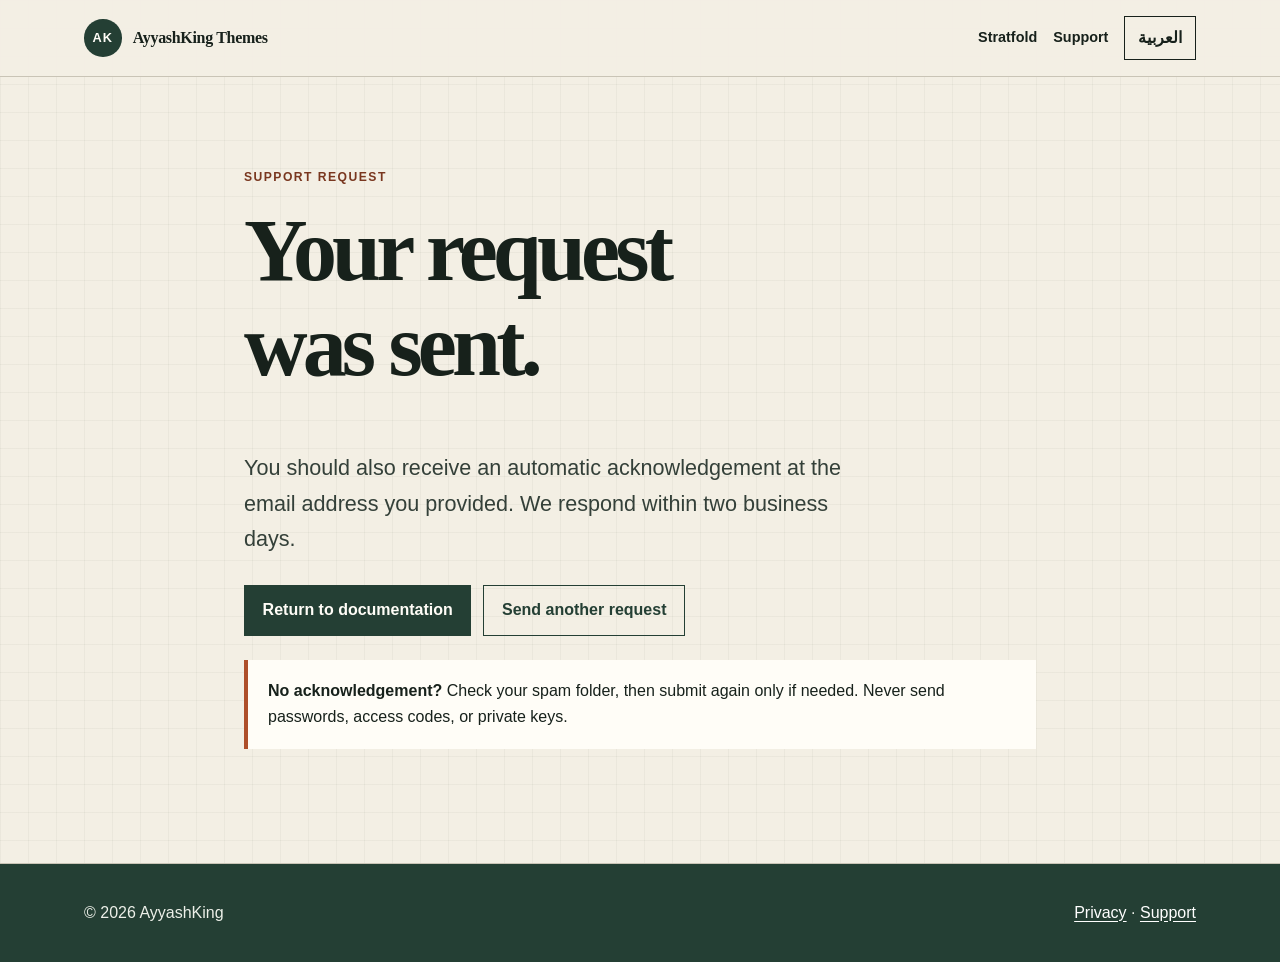
<file: support/thanks.html>
<!doctype html>
<html lang="en" dir="ltr" data-title-en="Request Received — AyyashKing Themes" data-title-ar="تم استلام الطلب — قوالب AyyashKing" data-description-en="Confirmation that an AyyashKing Themes support request was submitted." data-description-ar="تأكيد إرسال طلب دعم إلى قوالب AyyashKing.">
<head>
  <meta charset="utf-8"><meta name="viewport" content="width=device-width,initial-scale=1">
  <meta name="description" content="Confirmation that an AyyashKing Themes support request was submitted.">
  <title>Request Received — AyyashKing Themes</title>
  <link rel="stylesheet" href="../assets/styles.css"><script src="../assets/app.js" defer></script>
</head>
<body>
  <a class="skip-link" href="#main-content" data-i18n="skip-link">Skip to content</a>
  <header class="site-header"><div class="header-inner"><a class="brand" href="../"><span class="brand-mark">AK</span><span>AyyashKing Themes</span></a><nav class="site-nav" aria-label="Primary navigation" data-i18n-aria="primary-nav"><a href="../themes/stratfold/">Stratfold</a><a href="./" data-i18n="nav-support">Support</a><button class="lang-toggle" type="button" data-language-toggle aria-label="التبديل إلى العربية" aria-pressed="false">العربية</button></nav></div></header>
  <noscript><nav class="no-script-language" aria-label="Language links"><a href="#main-content">English</a><a href="#ar-thanks">العربية</a></nav><style>[data-lang-panel][hidden]{display:block!important}</style></noscript>
  <main id="main-content" tabindex="-1" class="form-shell">
    <section data-lang-panel="en"><p class="eyebrow">Support request</p><h1>Your request was sent.</h1><p class="lede">You should also receive an automatic acknowledgement at the email address you provided. We respond within two business days.</p><div class="actions"><a class="button" href="../themes/stratfold/">Return to documentation</a><a class="button secondary" href="./">Send another request</a></div><div class="note"><strong>No acknowledgement?</strong> Check your spam folder, then submit again only if needed. Never send passwords, access codes, or private keys.</div></section>
    <section id="ar-thanks" data-lang-panel="ar" lang="ar" dir="rtl" hidden><p class="eyebrow">طلب الدعم</p><h1>تم إرسال طلبك.</h1><p class="lede">من المفترض أن يصلك أيضًا تأكيد تلقائي على البريد الذي أدخلته. نلتزم برد أول خلال يومي عمل.</p><div class="actions"><a class="button" href="../themes/stratfold/">العودة للتوثيق</a><a class="button secondary" href="./">إرسال طلب آخر</a></div><div class="note"><strong>ما وصلك التأكيد؟</strong> افحص البريد غير المرغوب، ثم أعد الإرسال فقط عند الحاجة. لا ترسل كلمات مرور أو رموز وصول أو مفاتيح خاصة.</div></section>
  </main>
  <footer class="site-footer"><div class="footer-inner"><p>© 2026 AyyashKing</p><p><a href="../privacy/" data-i18n="nav-privacy">Privacy</a> · <a href="./" data-i18n="nav-support">Support</a></p></div></footer>
</body>
</html>
</file>
<file: assets/styles.css>
:root {
  --paper: #f3efe4;
  --ink: #17211b;
  --muted: #5d675f;
  --line: #c9c4b6;
  --accent: #ae4f2a;
  --accent-dark: #79371f;
  --forest: #243f34;
  --white: #fffdf7;
  --focus: #0b6df6;
  --measure: 72rem;
}

* { box-sizing: border-box; }
html { scroll-behavior: smooth; }
body {
  margin: 0;
  color: var(--ink);
  background: var(--paper);
  font-family: Arial, Helvetica, sans-serif;
  font-size: 1rem;
  line-height: 1.65;
  text-rendering: optimizeLegibility;
}
body::before {
  content: "";
  position: fixed;
  inset: 0;
  z-index: -1;
  pointer-events: none;
  background-image: linear-gradient(rgba(23, 33, 27, .035) 1px, transparent 1px), linear-gradient(90deg, rgba(23, 33, 27, .035) 1px, transparent 1px);
  background-size: 28px 28px;
}
a { color: var(--accent-dark); text-underline-offset: .2em; }
a:hover { color: var(--accent); }
a:focus-visible, button:focus-visible, input:focus-visible, textarea:focus-visible, select:focus-visible, [tabindex="0"]:focus-visible {
  outline: 3px solid var(--focus);
  outline-offset: 3px;
}
.site-footer a:focus-visible { outline-color: #ffd166; }
button, input, textarea, select { font: inherit; }
button { cursor: pointer; }
img, svg { max-width: 100%; }
[hidden] { display: none !important; }

.skip-link {
  position: fixed;
  inset-inline-start: 1rem;
  top: .75rem;
  z-index: 100;
  padding: .65rem 1rem;
  color: var(--white);
  background: var(--ink);
}
.skip-link:not(:focus) {
  width: 1px;
  height: 1px;
  padding: 0;
  overflow: hidden;
  clip-path: inset(50%);
  white-space: nowrap;
}
.skip-link:focus {
  width: auto;
  height: auto;
  padding: .65rem 1rem;
  overflow: visible;
  clip-path: none;
}

.site-header {
  border-bottom: 1px solid var(--line);
  background: rgba(243, 239, 228, .96);
}
.header-inner {
  max-width: var(--measure);
  min-height: 4.75rem;
  margin: 0 auto;
  padding: .75rem 1.25rem;
  display: flex;
  align-items: center;
  justify-content: space-between;
  gap: 1rem;
}
.brand {
  display: inline-flex;
  align-items: center;
  gap: .7rem;
  color: var(--ink);
  text-decoration: none;
  font-family: Georgia, "Times New Roman", serif;
  font-weight: 700;
  letter-spacing: -.02em;
}
.brand-mark {
  width: 2.35rem;
  height: 2.35rem;
  display: grid;
  place-items: center;
  color: var(--white);
  background: var(--forest);
  border-radius: 50%;
  font-family: Arial, sans-serif;
  font-size: .8rem;
  letter-spacing: .08em;
}
.site-nav { display: flex; align-items: center; gap: 1rem; flex-wrap: wrap; }
.site-nav a { color: var(--ink); text-decoration: none; font-weight: 700; font-size: .9rem; }
.site-nav a:hover { text-decoration: underline; }
.lang-toggle {
  min-height: 2.75rem;
  padding: .45rem .8rem;
  border: 1px solid var(--ink);
  border-radius: 0;
  background: transparent;
  color: var(--ink);
  font-weight: 700;
}

main { min-height: 62vh; }
.hero {
  max-width: var(--measure);
  margin: 0 auto;
  padding: clamp(3rem, 7vh, 5.5rem) 1.25rem 3rem;
  display: grid;
  grid-template-columns: minmax(0, 1.25fr) minmax(17rem, .75fr);
  gap: clamp(2rem, 7vw, 6rem);
  align-items: end;
}
.eyebrow {
  margin: 0 0 1rem;
  color: var(--accent-dark);
  font-weight: 800;
  letter-spacing: .12em;
  text-transform: uppercase;
  font-size: .76rem;
}
h1, h2, h3 {
  margin-block: 0 .65em;
  font-family: Georgia, "Times New Roman", serif;
  line-height: 1.08;
  text-wrap: balance;
}
h1 { max-width: 13ch; font-size: clamp(3rem, 6.5vw, 5.8rem); letter-spacing: -.055em; }
h2 { font-size: clamp(2rem, 4vw, 3.4rem); letter-spacing: -.035em; }
h3 { font-size: 1.35rem; }
p { margin-block: 0 1rem; }
.lede { max-width: 39rem; color: #344039; font-size: clamp(1.1rem, 2vw, 1.35rem); }
.hero-note {
  border-top: 3px solid var(--forest);
  padding-top: 1.2rem;
}
.hero-note strong { display: block; margin-bottom: .35rem; font-size: 1.1rem; }
.actions { margin-top: 1.75rem; display: flex; flex-wrap: wrap; gap: .75rem; }
.button {
  min-height: 3rem;
  padding: .7rem 1.1rem;
  display: inline-flex;
  align-items: center;
  justify-content: center;
  border: 1px solid var(--forest);
  background: var(--forest);
  color: var(--white);
  text-decoration: none;
  font-weight: 800;
}
.button:hover { background: #182c24; color: var(--white); }
.button.secondary { background: transparent; color: var(--forest); }
.button.secondary:hover { background: var(--white); }

.rule-section { border-top: 1px solid var(--line); }
.section-inner { max-width: var(--measure); margin: 0 auto; padding: clamp(3rem, 7vw, 6rem) 1.25rem; }
.split { display: grid; grid-template-columns: minmax(14rem, .55fr) minmax(0, 1.45fr); gap: clamp(2rem, 7vw, 6rem); }
.section-index { color: var(--accent-dark); font-size: .82rem; font-weight: 800; letter-spacing: .1em; text-transform: uppercase; }
.ledger-list { margin: 0; padding: 0; list-style: none; border-top: 1px solid var(--ink); }
.ledger-list li {
  padding: 1.25rem 0;
  display: grid;
  grid-template-columns: minmax(9rem, .6fr) minmax(0, 1.4fr);
  gap: 1.25rem;
  border-bottom: 1px solid var(--line);
}
.ledger-list strong { color: var(--forest); }
.meta-strip {
  display: grid;
  grid-template-columns: repeat(3, 1fr);
  border-block: 1px solid var(--line);
}
.meta-strip > div { min-height: 9rem; padding: 1.5rem; border-inline-end: 1px solid var(--line); }
.meta-strip > div:last-child { border-inline-end: 0; }
.meta-label { display: block; margin-bottom: .7rem; color: var(--muted); font-size: .75rem; text-transform: uppercase; letter-spacing: .09em; }

.docs-shell {
  max-width: var(--measure);
  margin: 0 auto;
  padding: 2rem 1.25rem 5rem;
  display: grid;
  grid-template-columns: 17rem minmax(0, 1fr);
  gap: clamp(2rem, 5vw, 5rem);
}
.docs-nav { position: sticky; top: 1rem; align-self: start; padding-block: 1rem; border-block: 1px solid var(--line); }
.docs-nav p { margin: 0 0 .7rem; font-size: .78rem; font-weight: 800; letter-spacing: .1em; text-transform: uppercase; }
.docs-nav a { display: block; padding: .35rem 0; color: var(--ink); text-decoration: none; }
.docs-nav a:hover { color: var(--accent-dark); text-decoration: underline; }
.docs-content { min-width: 0; max-width: 49rem; }
.docs-content > section { padding: 1.4rem 0 3rem; border-bottom: 1px solid var(--line); scroll-margin-top: 1rem; }
.docs-content h1 { max-width: 100%; overflow-wrap: anywhere; font-size: clamp(2.8rem, 7vw, 5.5rem); }
.docs-content h2 { font-size: clamp(1.8rem, 4vw, 2.8rem); }
.docs-content ul, .docs-content ol { padding-inline-start: 1.4rem; }
.docs-content li { margin-bottom: .55rem; }
.note {
  margin: 1.5rem 0;
  padding: 1.15rem 1.25rem;
  border-inline-start: 4px solid var(--accent);
  background: var(--white);
}
.code-line, code { padding: .1rem .35rem; overflow-wrap: anywhere; background: #e5dfd1; font-family: Consolas, "Courier New", monospace; font-size: .92em; }
.table-wrap { max-width: 100%; overflow-x: auto; margin: 1.5rem 0; }
table { width: 100%; min-width: 42rem; border-collapse: collapse; }
th, td { padding: .75rem; border: 1px solid var(--line); text-align: start; vertical-align: top; }
th { background: #e5dfd1; }
.no-script-language { max-width: var(--measure); margin: 0 auto; padding: .75rem 1.25rem; display: flex; gap: 1rem; border-bottom: 1px solid var(--line); }
.no-script-language a { min-height: 2.75rem; display: inline-flex; align-items: center; font-weight: 700; }

.form-shell { max-width: 52rem; margin: 0 auto; padding: clamp(3rem, 7vw, 6rem) 1.25rem; }
.form-shell h1 { font-size: clamp(3rem, 7vw, 5.5rem); }
.support-form { margin-top: 2.5rem; padding: clamp(1.25rem, 4vw, 2.5rem); border: 1px solid var(--ink); background: var(--white); }
.field-grid { display: grid; grid-template-columns: 1fr 1fr; gap: 1.15rem; }
.field { margin-bottom: 1.15rem; }
.field label { display: block; margin-bottom: .4rem; font-weight: 800; }
.field small { display: block; margin-top: .35rem; color: var(--muted); }
.form-error { margin: .5rem 0 0; color: #8a1f11; font-weight: 700; }
.support-form button:disabled { cursor: wait; opacity: .72; }
.field input, .field textarea, .field select {
  width: 100%;
  min-height: 3rem;
  padding: .7rem .75rem;
  border: 1px solid #596159;
  border-radius: 0;
  color: var(--ink);
  background: #fff;
}
.field textarea { min-height: 11rem; resize: vertical; }
.honey {
  position: absolute;
  width: 1px;
  height: 1px;
  margin: -1px;
  padding: 0;
  overflow: hidden;
  clip: rect(0 0 0 0);
  clip-path: inset(50%);
  white-space: nowrap;
  border: 0;
}
.form-meta { margin-block: 1rem; color: var(--muted); font-size: .9rem; }

.site-footer { border-top: 1px solid var(--line); background: var(--forest); color: #edf0e9; }
.footer-inner { max-width: var(--measure); margin: 0 auto; padding: 2.25rem 1.25rem; display: flex; justify-content: space-between; gap: 2rem; flex-wrap: wrap; }
.site-footer a { color: #fff; }
.site-footer p { margin: 0; }

[lang="ar"] { font-family: Arial, Tahoma, sans-serif; }
[dir="rtl"] .docs-nav { text-align: right; }

@media (max-width: 760px) {
  .header-inner { align-items: flex-start; flex-direction: column; }
  .site-nav { width: 100%; justify-content: space-between; }
  .hero, .split, .docs-shell { grid-template-columns: 1fr; }
  .hero { padding-top: 3rem; }
  h1 { font-size: clamp(2.8rem, 16vw, 4.6rem); }
  .meta-strip { grid-template-columns: 1fr; }
  .meta-strip > div { min-height: auto; border-inline-end: 0; border-bottom: 1px solid var(--line); }
  .meta-strip > div:last-child { border-bottom: 0; }
  .docs-nav { position: static; }
  .docs-shell .docs-nav {
    max-height: 13rem;
    overflow-y: auto;
    padding: .75rem;
    border: 1px solid var(--line);
  }
  .field-grid { grid-template-columns: 1fr; gap: 0; }
  .ledger-list li { grid-template-columns: 1fr; gap: .3rem; }
}

@media (prefers-reduced-motion: reduce) {
  html { scroll-behavior: auto; }
  *, *::before, *::after { animation-duration: .01ms !important; transition-duration: .01ms !important; }
}
</file>
